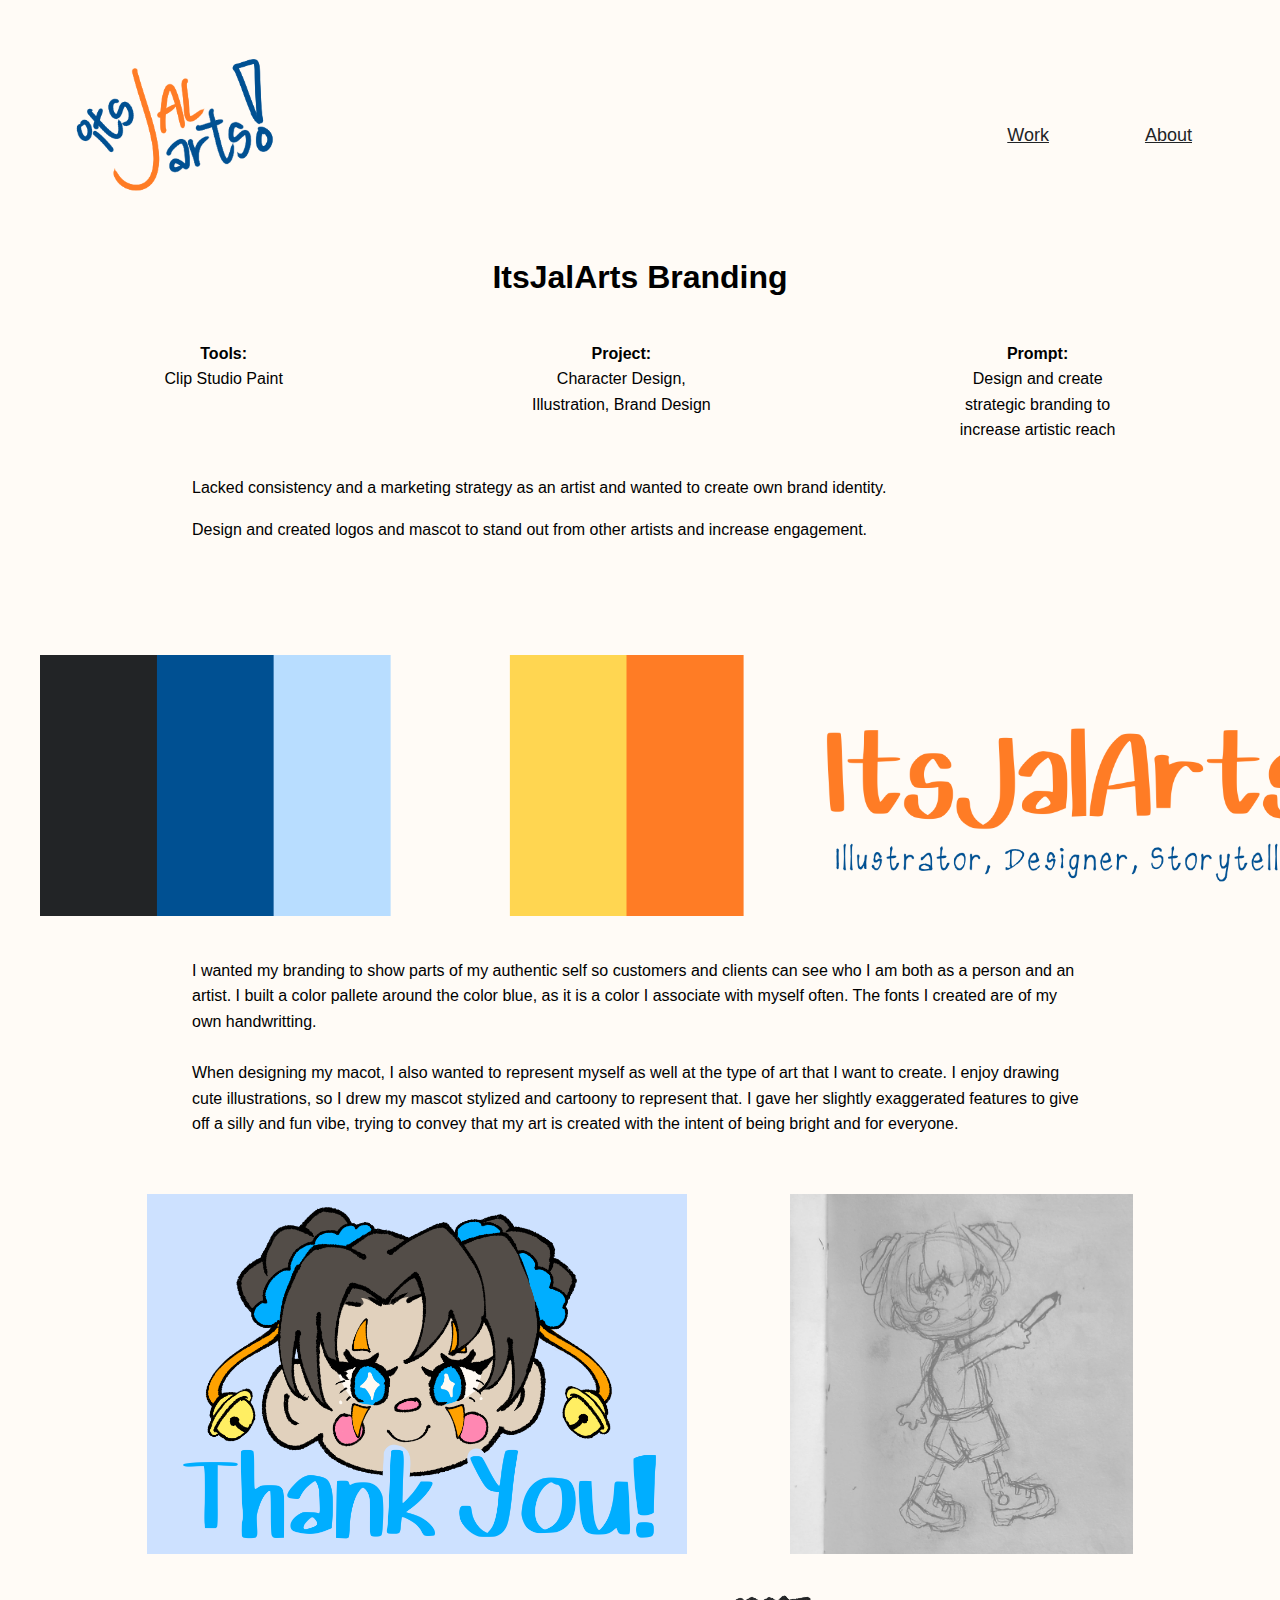
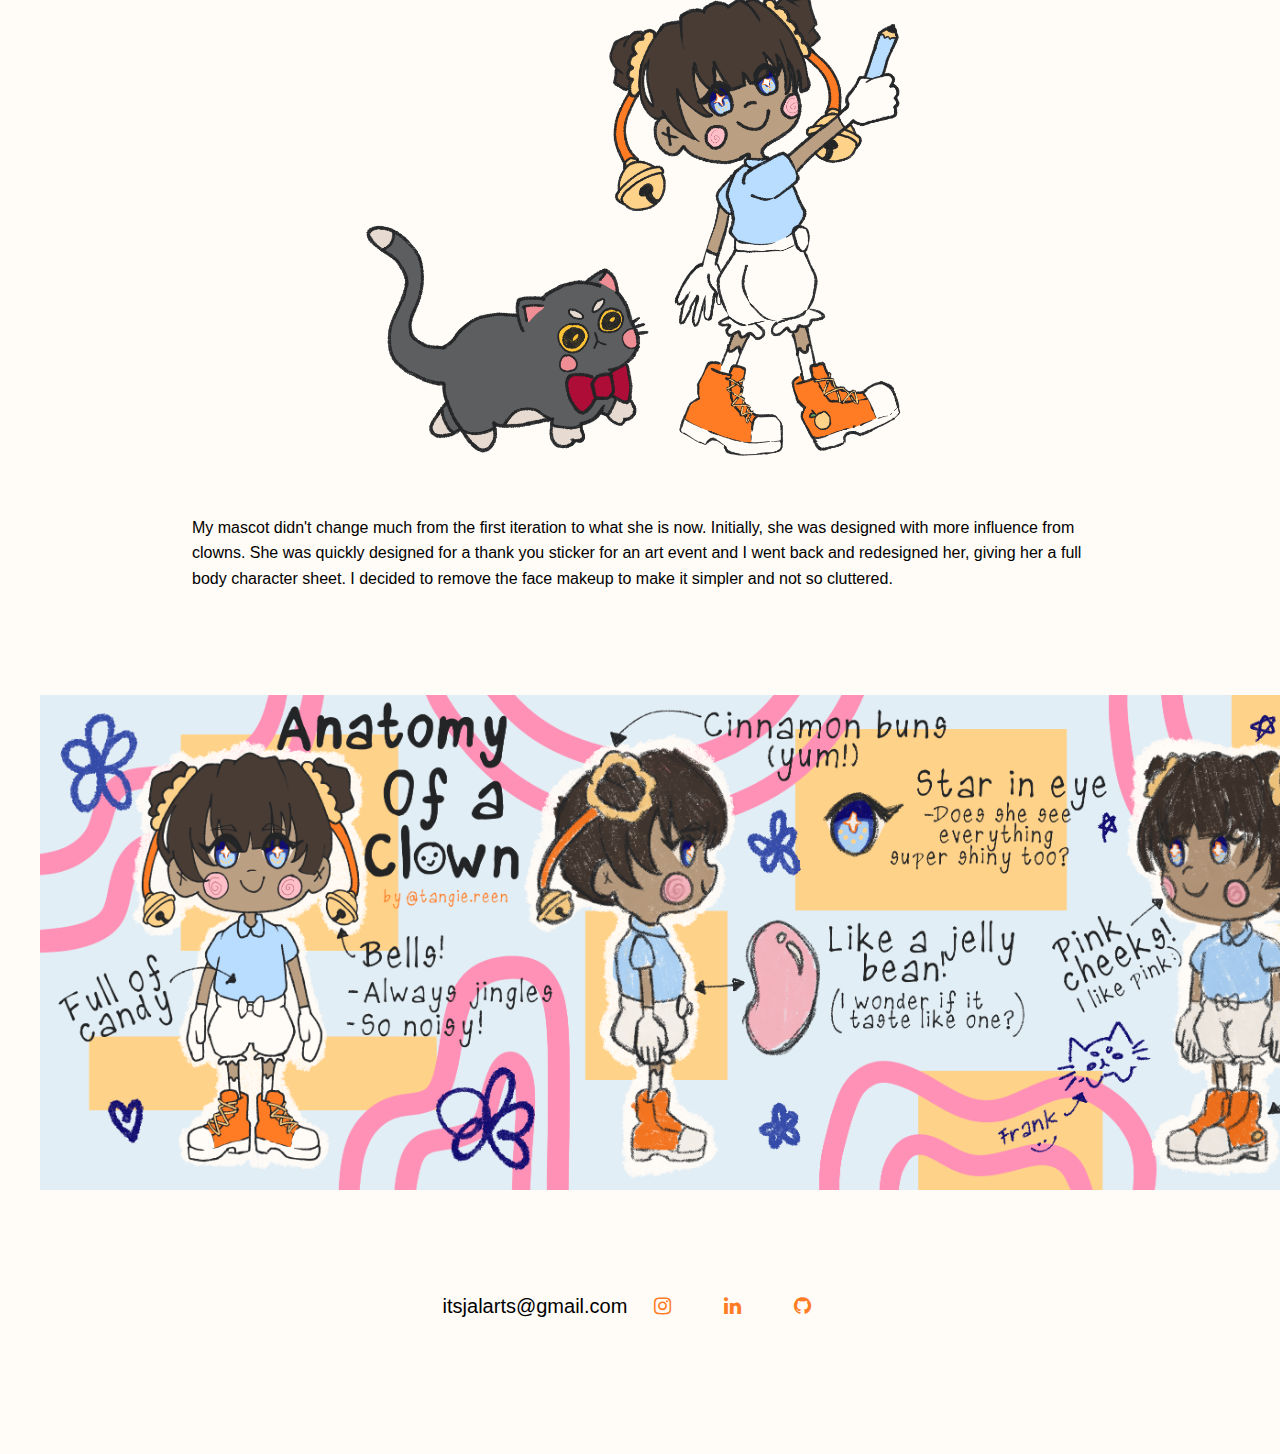
<file: works/clown_anatomy.html>
<!DOCTYPE html>
<html lang="en">

    <head>
        <meta charset="utf-8">
        <meta name="viewport" content="width=device-width, initial-scale=1.0">
        <link rel="stylesheet" href="clown_anatomy.css">
        <link rel="stylesheet" href="https://cdnjs.cloudflare.com/ajax/libs/font-awesome/4.7.0/css/font-awesome.min.css">
        <title>ItsJalArts Branding | ItsJalArts</title>
    </head>

    <body>

        <nav id="navbar" class="center">
            <a href="../index.html"><img src="../about/itsjalarts.png" class="logo" href="../works/works.html"></a>
            <div class="nav_content">
                <a id="work" href="../index.html">Work</a>
                <a id="about" href="../about/about.html">About</a>
            </div>
        </nav>

        <h1>ItsJalArts Branding</h1>
        <div id="project_info">
            <p><strong>Tools:</strong><br> Clip Studio Paint</p>
            <p><strong>Project: </strong><br> Character Design,<br>Illustration, Brand Design</p>
            <p><strong>Prompt:</strong><br> Design and create<br>strategic branding to<br>increase artistic reach</p>
        </div>
            
        <div class="desc center">
            <p> 
                Lacked consistency and a marketing strategy as an artist and wanted to create own brand identity.
             </p>

            <p>
                Design and created logos and mascot to stand out from other artists and increase engagement.
            </p>
        </div>
        
        <img class="center" id="color_font" src="../works/pieces/colors and fonts.png">

        <br>

        <div class="center desc">
            <p>
                I wanted my branding to show parts of my authentic self so customers and clients can see who I am both as a person and an artist.  I built a color pallete around the color blue, as it is a color I associate with myself often.  The fonts I created are of my own handwritting.
                <br><br>
                When designing my macot, I also wanted to represent myself as well at the type of art that I want to create.  I enjoy drawing cute illustrations, so I drew my mascot stylized and cartoony to represent that.  I gave her slightly exaggerated features to give off a silly and fun vibe, trying to convey that my art is created with the intent of being bright and for everyone.  
            </p>
        </div>

        <br><br>

        <div class="gallery">
            <img class="sketch" src="../works/pieces/thank you sticker (1).png">
            <img class="sketch" src="../works/pieces/mascot_sketch.jpg">
            <img id="mascot_frank" src="../works/pieces/mascot and frank.png">
        </div>

        <div class="center desc">
                <p>
                My mascot didn't change much from the first iteration to what she is now.  Initially, she was designed with more influence from clowns.  She was quickly designed for a thank you sticker for an art event and I went back and redesigned her, giving her a full body character sheet.  I decided to remove the face makeup to make it simpler and not so cluttered. 
                </p>
        </div>
        
        
        <img class="center" id="mascot" src="../works/pieces/clown/anatomy_of_a_clown.png">

    </body>

    <footer>
        <p>itsjalarts@gmail.com</p>
        
        <a href="https://www.instagram.com/tangie.reen/" class="fa fa-instagram socials"></a>
        <a href="https://www.linkedin.com/in/jalen-tam-5072041b5/" class="fa fa-linkedin socials"></a>
        <a href="https://github.com/itsjalarts/itsjalarts" class="fa fa-github socials"></a>
        
    </footer>

</html>
</file>
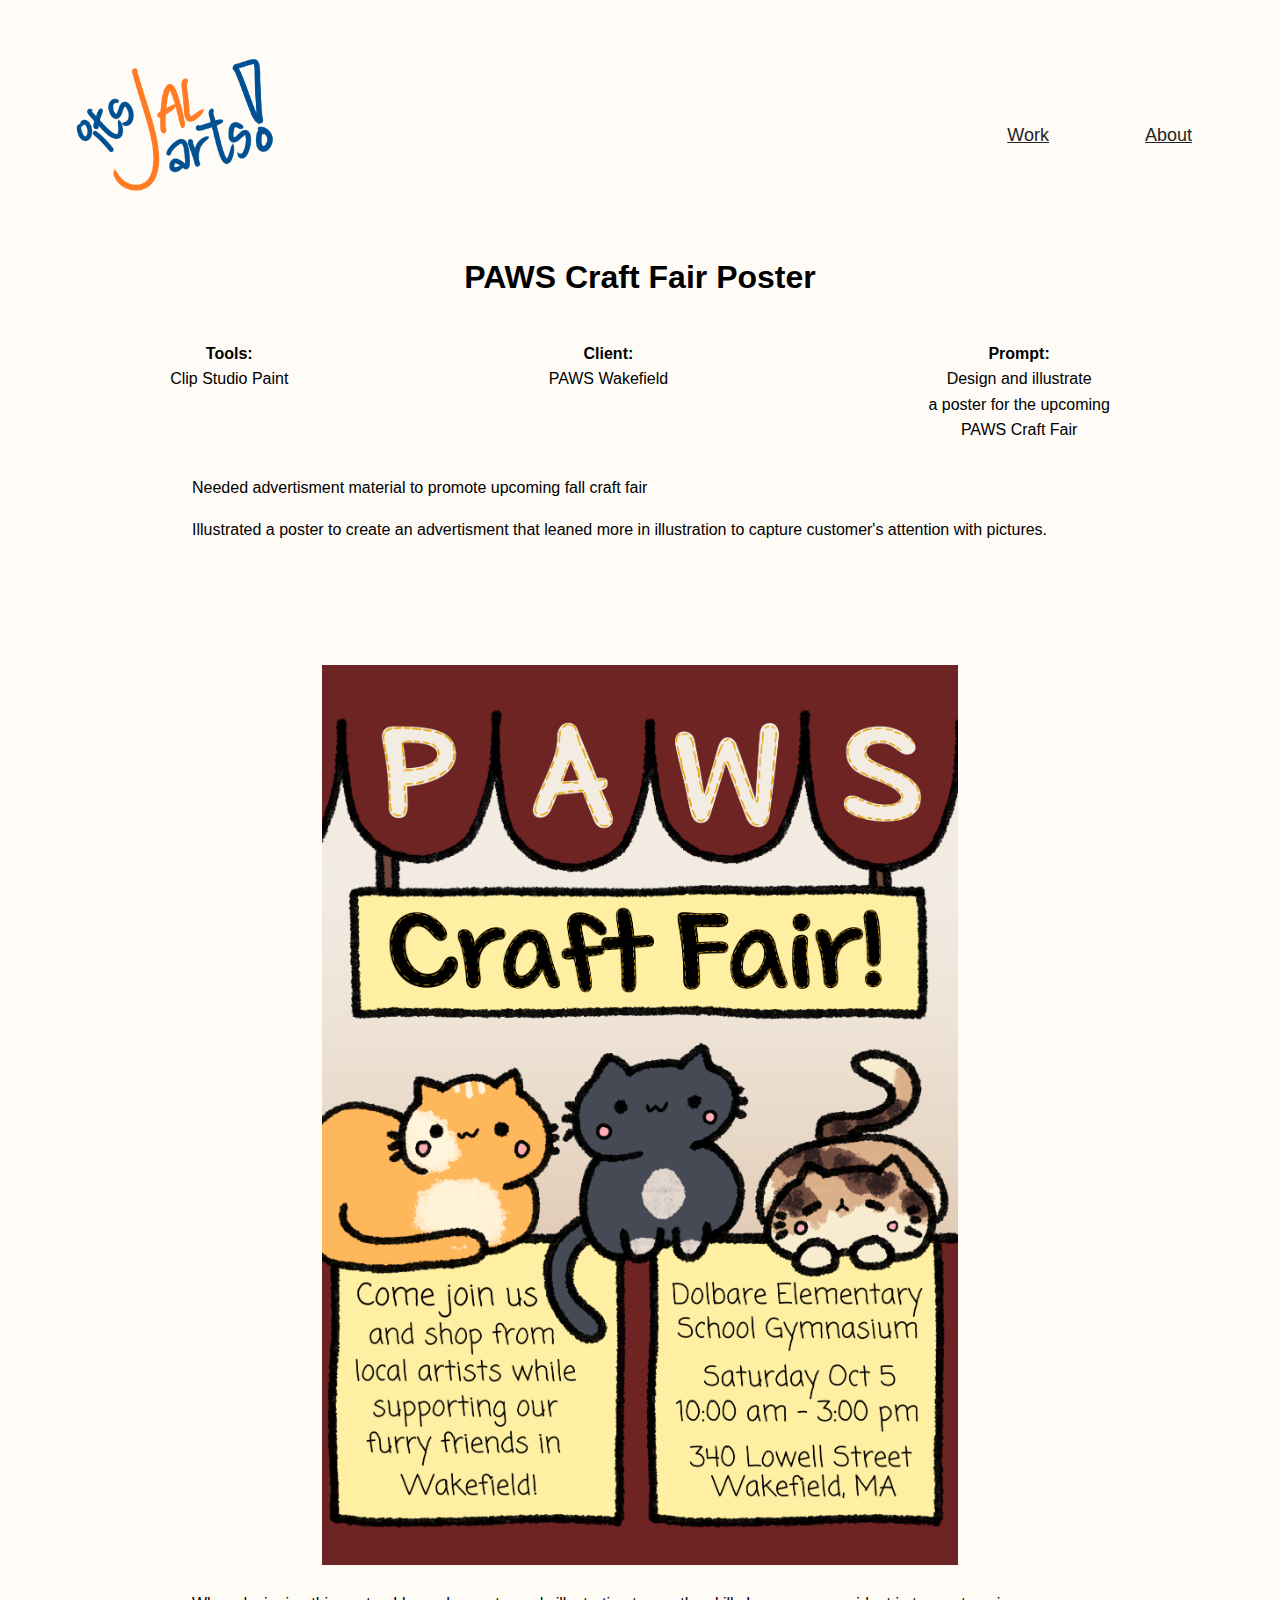
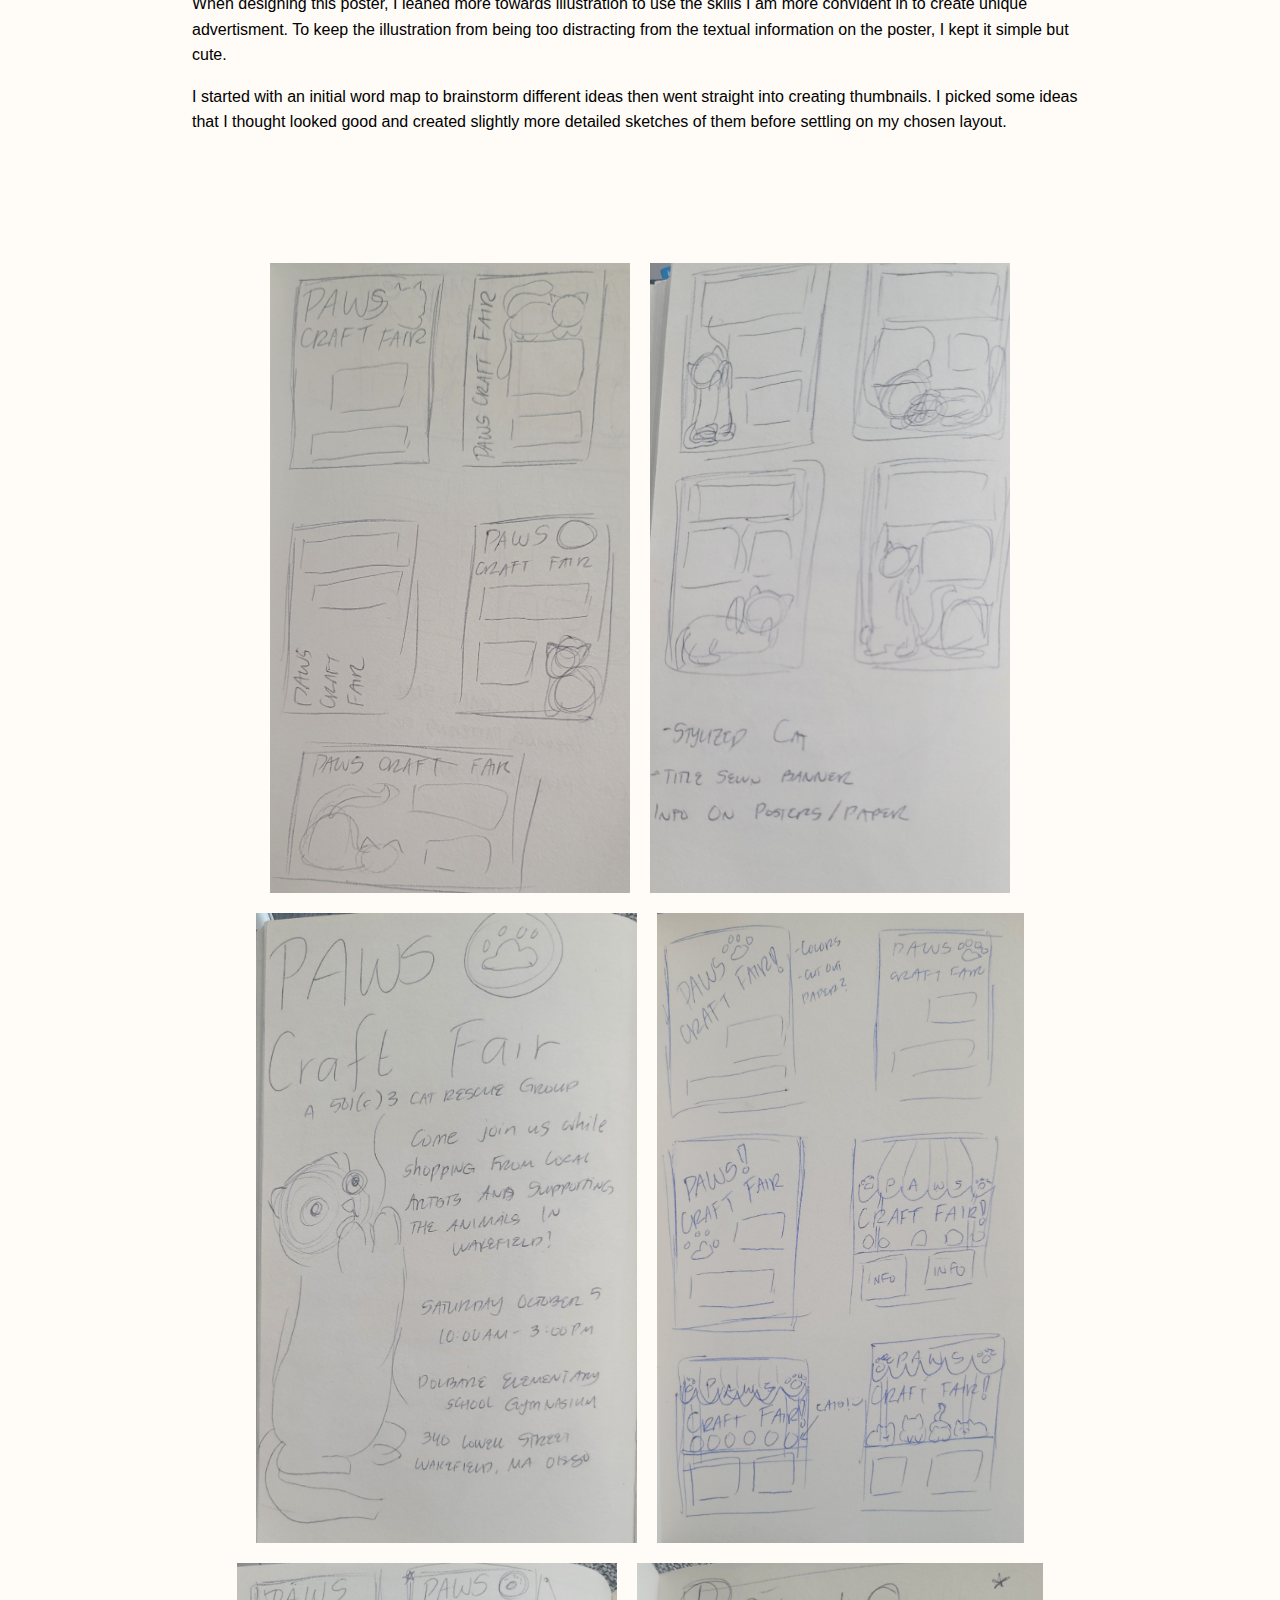
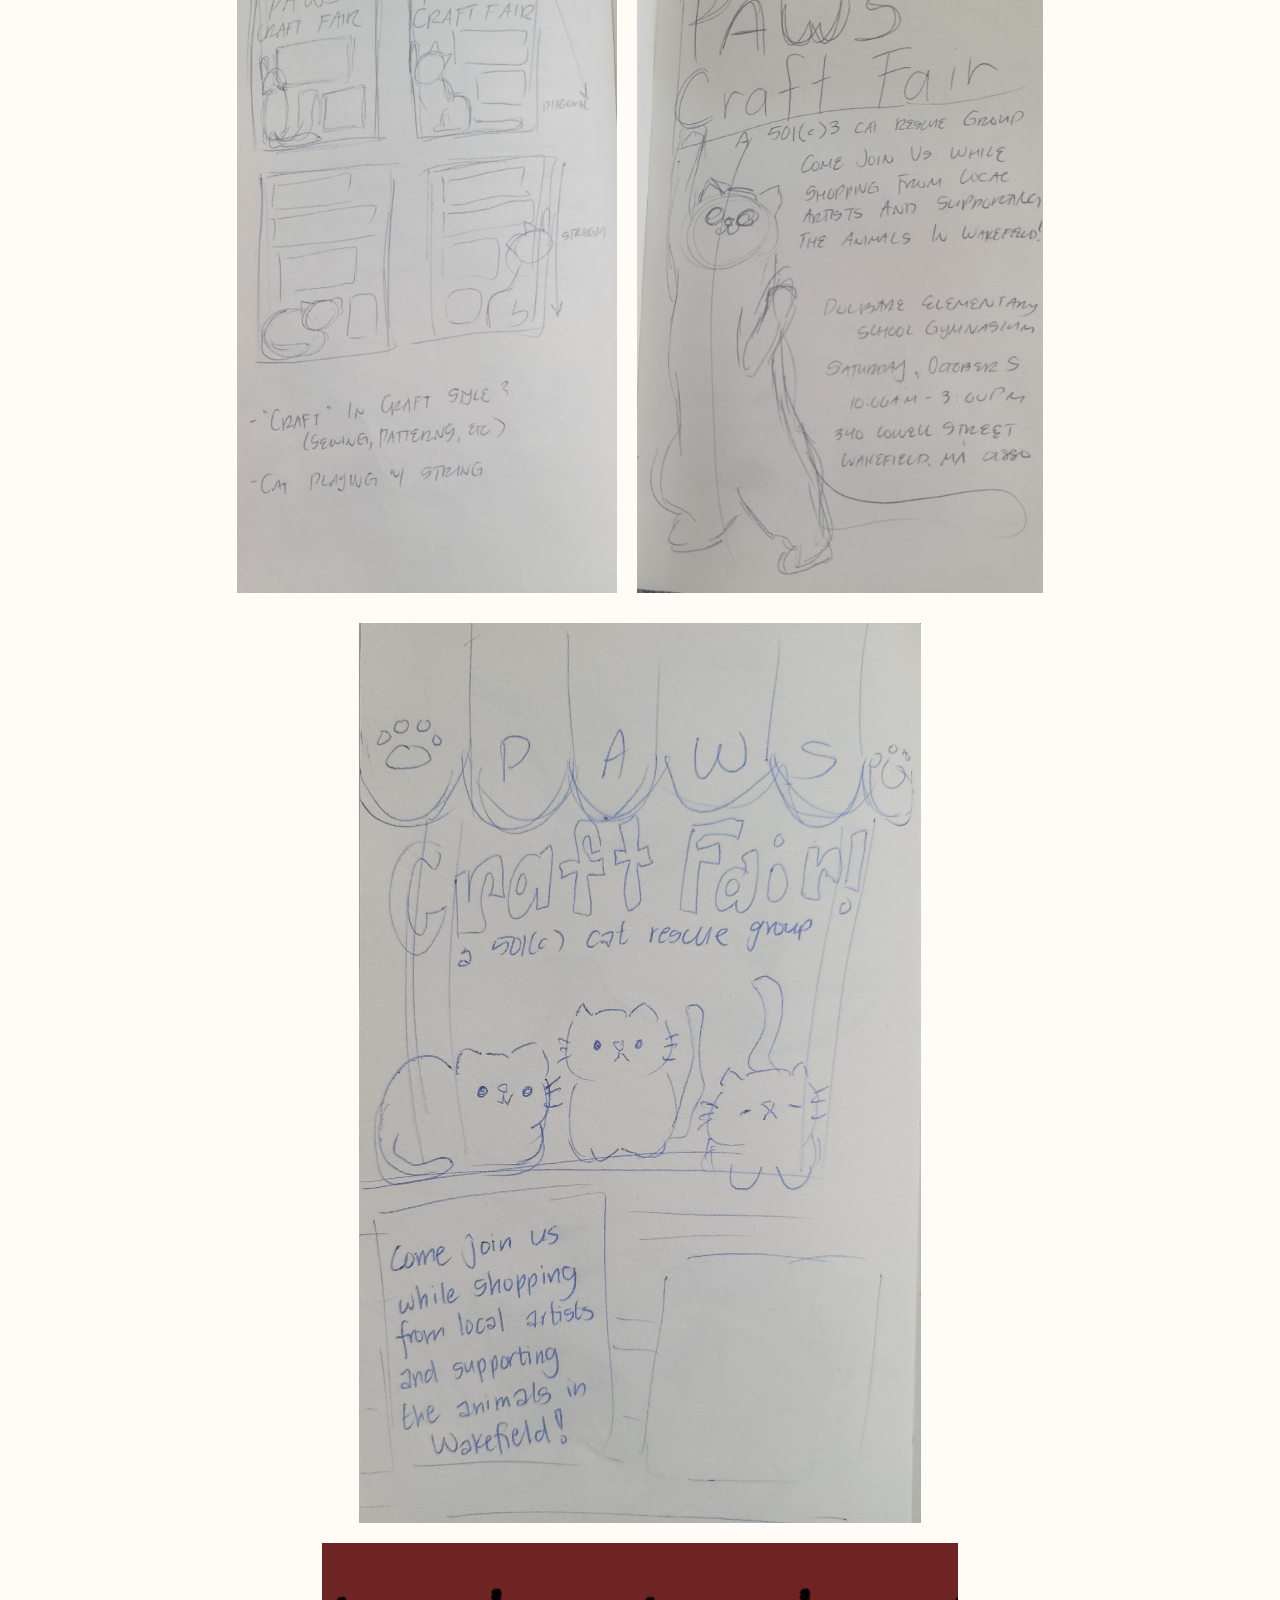
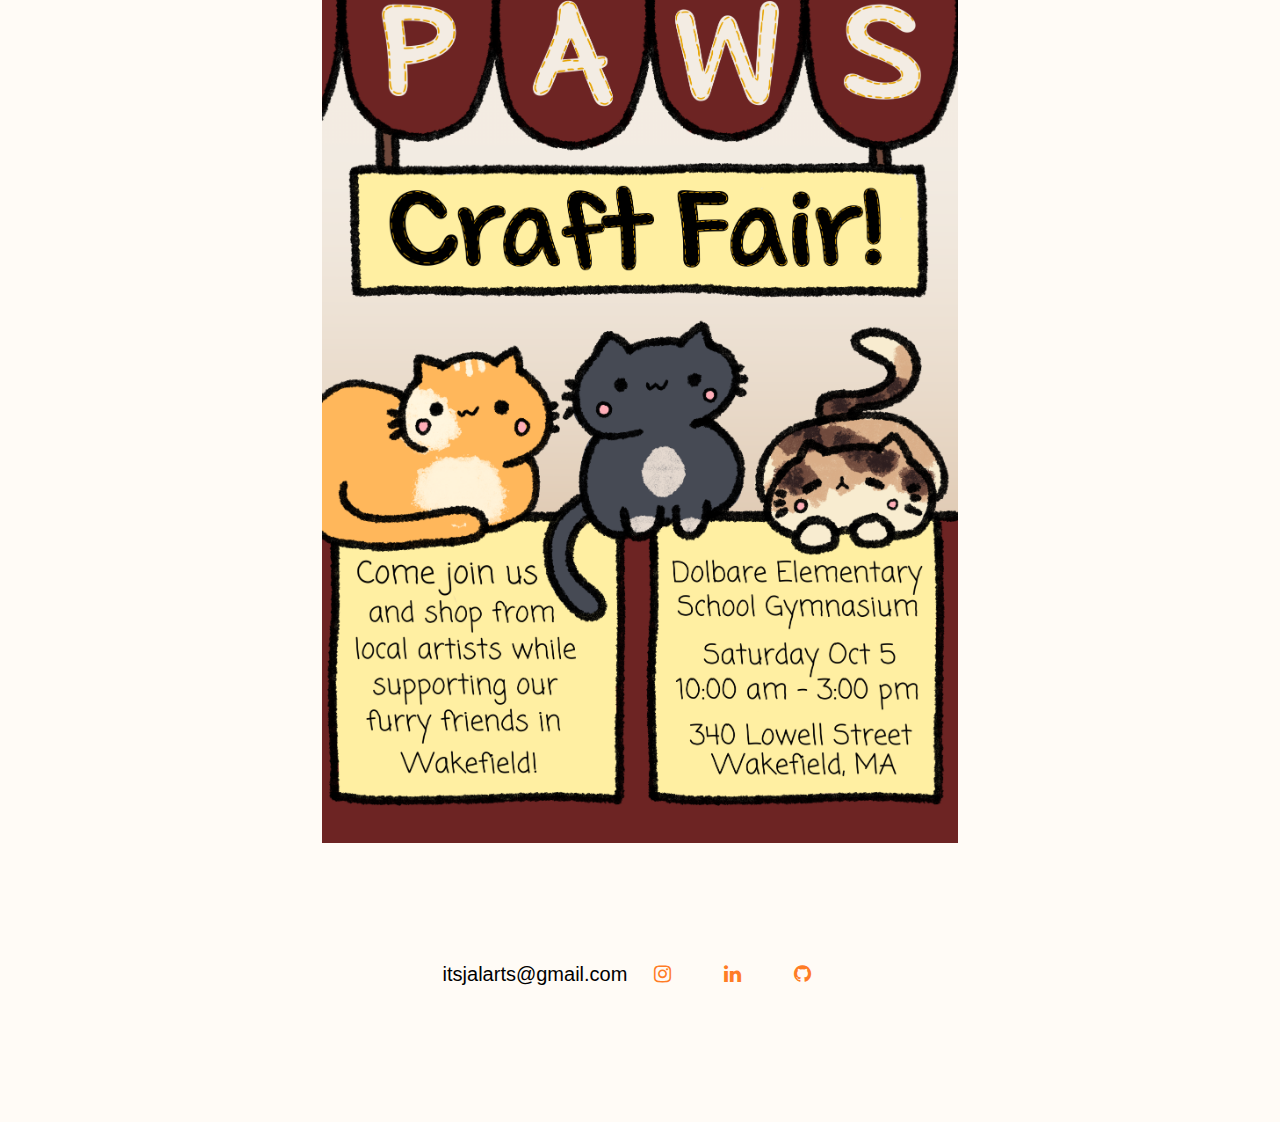
<file: works/paws_poster.html>
<!DOCTYPE html>
<html lang="en">

    <head>
        <meta charset="utf-8">
        <meta name="viewport" content="width=device-width, initial-scale=1.0">
        <link rel="stylesheet" href="paws_poster.css">
        <link rel="stylesheet" href="https://cdnjs.cloudflare.com/ajax/libs/font-awesome/4.7.0/css/font-awesome.min.css">
        <title>tangie.reen | ItsJalArts </title>
    </head>

    <body>

        <nav id="navbar" class="center">
            <a href="../index.html"><img src="../about/itsjalarts.png" class="logo" href="../works/works.html"></a>
            <div class="nav_content">
                <a id="work" href="../index.html">Work</a>
                <a id="about" href="../about/about.html">About</a>
            </div>
        </nav>

        <h1 class="text_center">PAWS Craft Fair Poster</h1>
        <div id="project_info">
            <p><strong>Tools:</strong><br> Clip Studio Paint</p>
            <p><strong>Client:</strong><br> PAWS Wakefield </p>
            <p><strong>Prompt:</strong><br> Design and illustrate<br>a poster for the upcoming<br>PAWS Craft Fair</p>
        </div>
        
        <div class="center desc">
            <p>
                Needed advertisment material to promote upcoming fall craft fair
            </p>

            <p>
                Illustrated a poster to create an advertisment that leaned more in illustration
                to capture customer's attention with pictures.
            </p>
        </div>

        <img class="final center" src="pieces/poster_craftfair.png">

        <div class="center desc">
            <p>
                When designing this poster, I leaned more towards illustration to use the skills I am more convident in to create unique advertisment. To keep the illustration from being too distracting from the textual information on the poster, I kept it simple but cute.
            </p>

            <p>
                I started with an initial word map to brainstorm different ideas then went straight into creating thumbnails.  I picked some ideas that I thought looked good and created slightly more detailed sketches of them before settling on my chosen layout.  
            </p>
        </div>

        <br><br><br>

        <div class="gallery thumbnails">
            <img class="thumbnail" src="../works/pieces/thumbnails1.jpg">
            <img class="thumbnail" src="../works/pieces/thumbnails2.jpg">
            <img class="sketch" src="../works/pieces/sketch1.jpg">
            <img class="thumbnail" src="../works/pieces/thumbnails3.jpg">
            <img class="thumbnail" src="../works/pieces/thumbnails4.jpg">
            <img class="sketch" src="../works/pieces/sketch2.jpg">
        </div>

        <div class="final_gallery">
            <img class="final" src="../works/pieces/sketch3.jpg">
            <img class="final" src="../works/pieces/poster_craftfair.png">
        </div>

    </body>
    
    <footer>
        <p>itsjalarts@gmail.com</p>
        
        <a href="https://www.instagram.com/tangie.reen/" class="fa fa-instagram socials"></a>
        <a href="https://www.linkedin.com/in/jalen-tam-5072041b5/" class="fa fa-linkedin socials"></a>
        <a href="https://github.com/itsjalarts/itsjalarts" class="fa fa-github socials"></a>
    </footer>

</html>
</file>
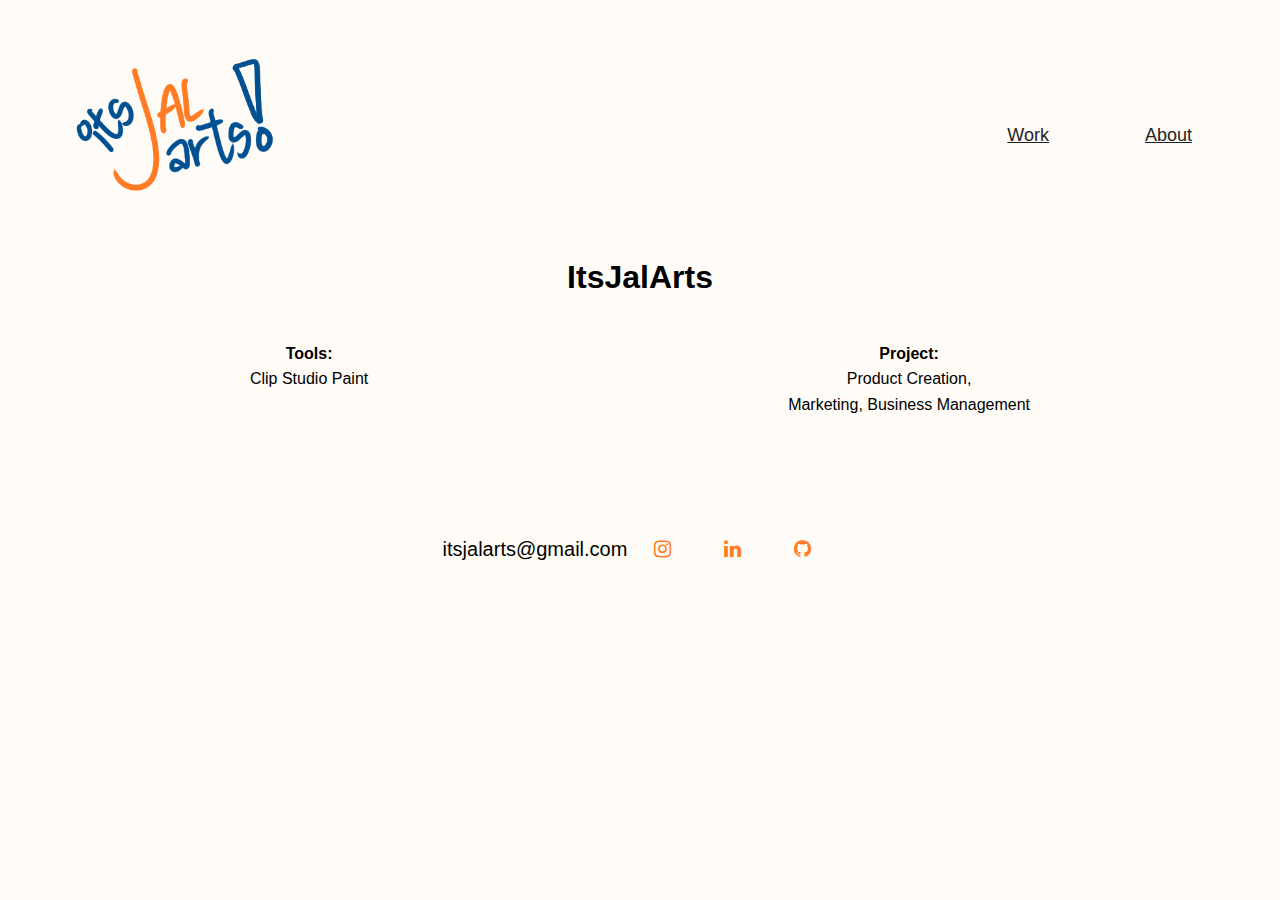
<file: works/tangie_reen.html>
<!DOCTYPE html>
<html lang="en">

    <head>
        <meta charset="utf-8">
        <meta name="viewport" content="width=device-width, initial-scale=1.0">
        <link rel="stylesheet" href="clown_anatomy.css">
        <link rel="stylesheet" href="https://cdnjs.cloudflare.com/ajax/libs/font-awesome/4.7.0/css/font-awesome.min.css">
        <title>ItsJalArts Shop | ItsJalArts </title>
    </head>

    <body>
        <nav id="navbar" class="center">
            <a href="../index.html"><img src="../about/itsjalarts.png" class="logo" href="../works/works.html"></a>
            <div class="nav_content">
                <a id="work" href="../index.html">Work</a>
                <a id="about" href="../about/about.html">About</a>
            </div>
        </nav>

        <h1>ItsJalArts</h1>
        <div id="project_info">
            <p><strong>Tools:</strong><br>Clip Studio Paint</p>
            <p><strong>Project: </strong><br>Product Creation,<br>Marketing, Business Management</p>
        </div>

    </body>
    
    <footer>
        <p>itsjalarts@gmail.com</p>
        
        <a href="https://www.instagram.com/tangie.reen/" class="fa fa-instagram socials"></a>
        <a href="https://www.linkedin.com/in/jalen-tam-5072041b5/" class="fa fa-linkedin socials"></a>
        <a href="https://github.com/itsjalarts/itsjalarts" class="fa fa-github socials"></a>
    </footer>

</html>
</file>
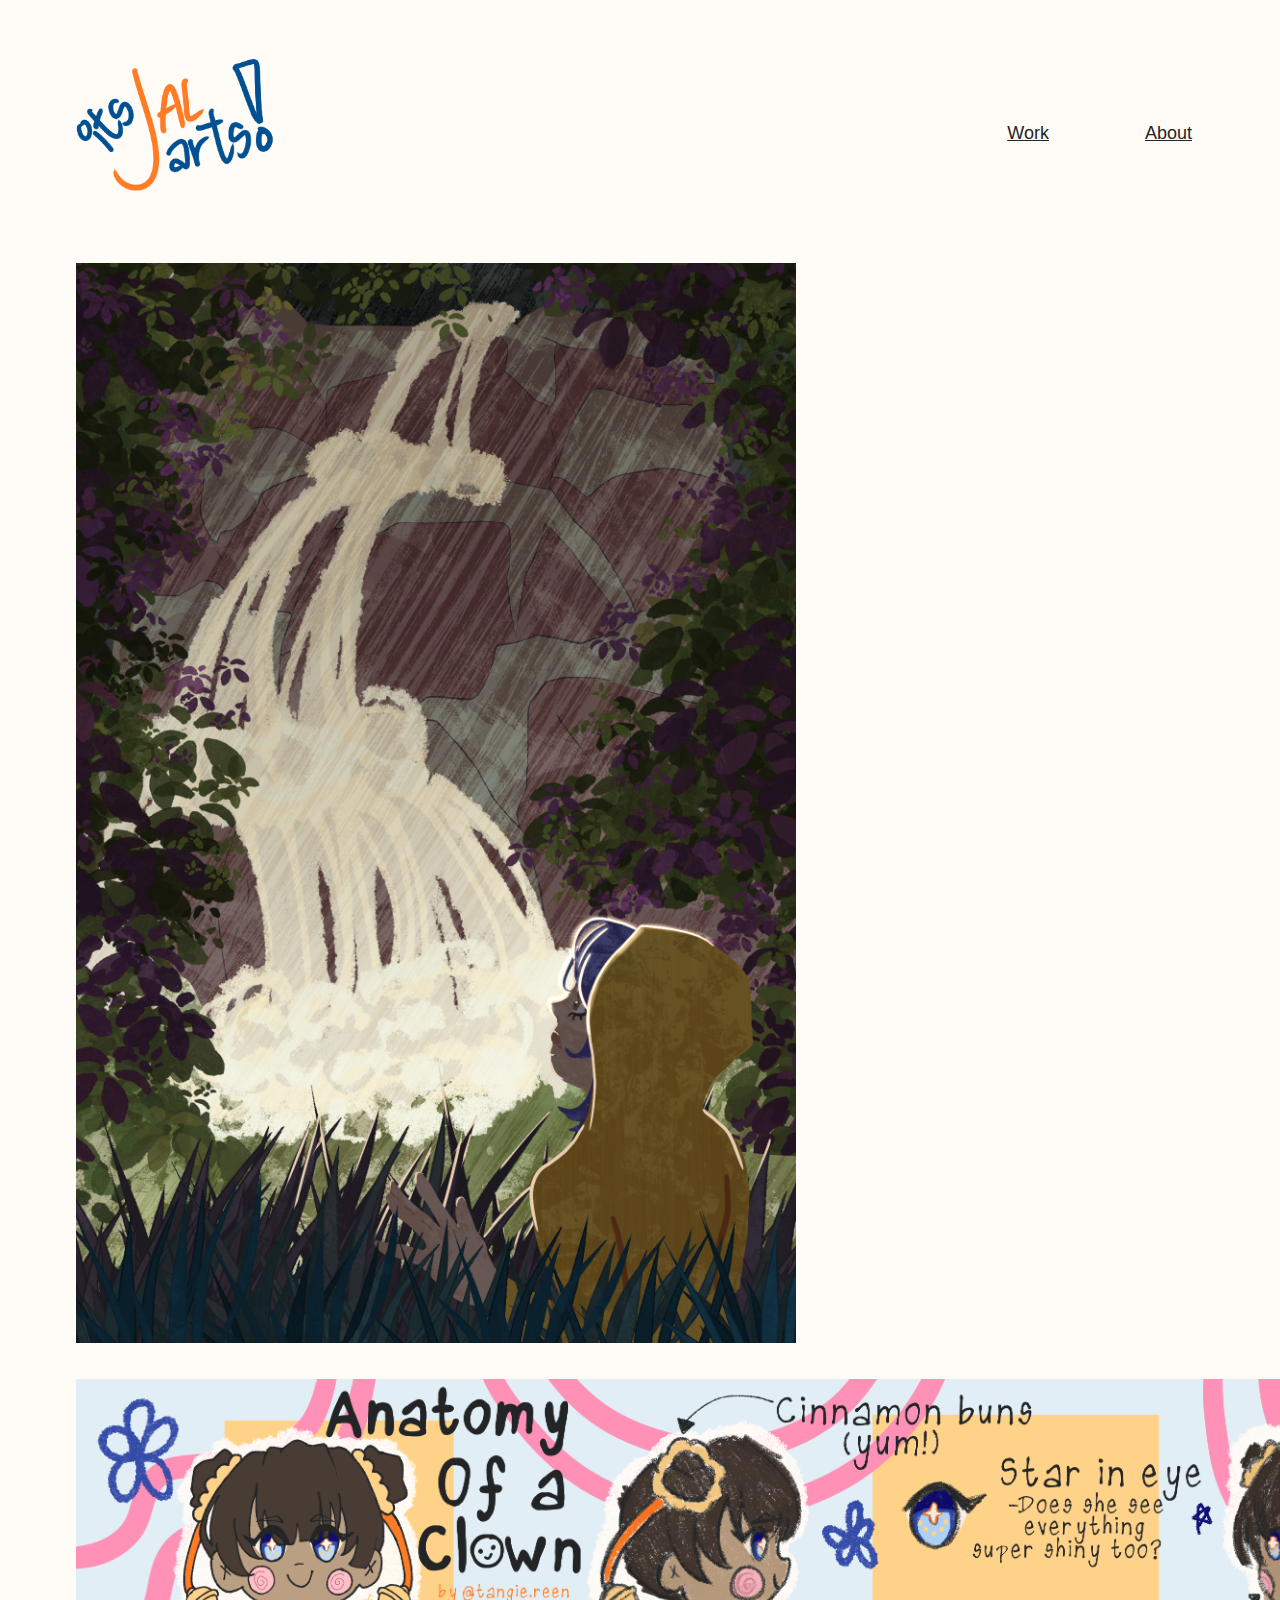
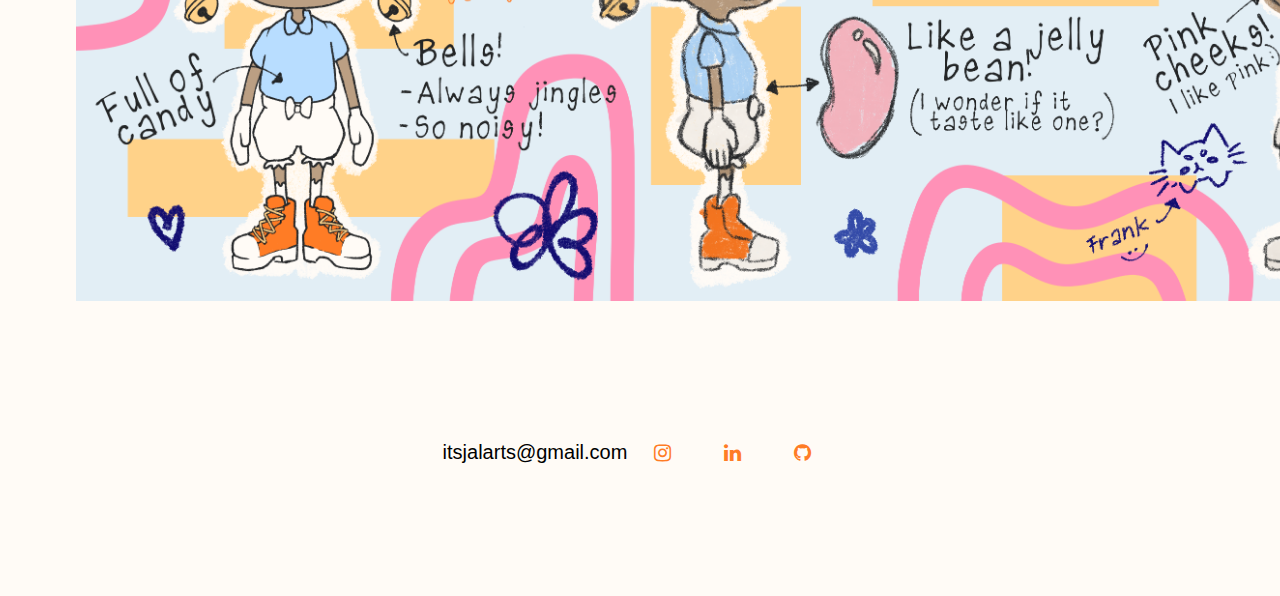
<file: works/works.html>
<!DOCTYPE html>
<html lang="en">

<head>

<meta charset="utf-8">
<meta name="viewport" content="width=device-width, initial-scale=1.0">
<link rel="stylesheet" href="works.css">
<link rel="stylesheet" href="https://cdnjs.cloudflare.com/ajax/libs/font-awesome/4.7.0/css/font-awesome.min.css">
<title>ItsJalArts :)</title>

</head>

<body>

    <nav id="navbar">
        <a href="../works/works.html"><img src="../about/itsjalarts.png" class="logo" href="../works/works.html"></a>
        <div class="nav_content">
            <a id="work" href="../works/works.html">Work</a>
            <a id="about" href="../about/about.html">About</a>
        </div>
    </nav>

    <div id="gallery">
        <a href="../works/rainy_day.html"><img id="rainy_day" src="../works/pieces/rainy day/JalenTam_RainyDay revision (2).jpg"></a>
        <a href="../works/clown_anatomy.html"><img id="clown_anatomy" src="../works/pieces/clown/anatomy_of_a_clown.png"></a>
    </div>

</body>

<footer>
    <p>itsjalarts@gmail.com</p>
    
    <a href="https://www.instagram.com/tangie.reen/" class="fa fa-instagram socials"></a>
    <a href="https://www.linkedin.com/in/jalen-tam-5072041b5/" class="fa fa-linkedin socials"></a>
    <a href="https://github.com/itsjalarts/itsjalarts" class="fa fa-github socials"></a>
    
</footer>

</html>
</file>
<file: works/clown_anatomy.css>
:root {
    --baby_powder: #fffbf6;
    --pumpkin: #ff7c25;
    --mustard: #ffd651;
    --uranian_blue: #b8ddff;
    --polynesian_blue: #005092;
    --eerie_black: #222426;
}

html {
    background-color: var(--baby_powder);
    font-family: 'Lucida Sans', sans-serif;
    padding: 2rem;
    line-height: 1.6;
}

#navbar {
    display: flex;
    align-items: center;
}

.logo {
    height: 17vh;
    padding: 15px;
}

.nav_content {
    width: 100vw;
    display: flex;
    justify-content: flex-end;
}

.nav_content a {
    margin-left: 3rem;
    margin-right: 3rem;
    font-size: 18px;
    color: var(--eerie_black);
}

.center {
    display: block;
    margin-left: auto;
    margin-right: auto;
}

.text_center {
    text-align: center;
}

h1{
    text-align: center;
}

#project_info {
    display: flex;
    text-align: center;
    justify-content: space-around;
}

#mascot {
    height: 55vh;
    
}

#mascot_frank {
    height: 60vh;
}

.sketch {
    height: 40vh;
}

#color_font {
    height: 29vh;
}

.desc {
    height: 20vh;
    width: 70vw;
}

.mini {
    height: 40vh;
    width: 30vw;
}

.gallery {
    display: flex;
    flex-wrap: wrap;
    justify-content: space-evenly;
    align-items: center;
    padding: 5px;
}

footer {
    margin-top: 5rem;
    margin-bottom: 5rem;
    font-size: 20px;
    display: flex;
    align-items: center;
    justify-content: center;
}

.email {
    display: flex;
    justify-content: start;
}

.socials {
    display: flex;
    justify-content: flex-end;
}

.fa {
    padding: 20px;
    font-size: 30px;
    width: 30px;
    text-align: center;
    text-decoration: none;
    border-radius: 50%;
    color: var(--pumpkin);
}
  
.fa:hover {
    opacity: 0.7;
}

.fa:visited {
    color: var(--pumpkin);
}

@media screen and (max-width: 1080px) {
    #gallery a {
        width: 1000px;
    }
}
</file>
<file: works/paws_poster.css>
:root {
    --baby_powder: #fffbf6;
    --pumpkin: #ff7c25;
    --mustard: #ffd651;
    --uranian_blue: #b8ddff;
    --polynesian_blue: #005092;
    --eerie_black: #222426;
}

html {
    background-color: var(--baby_powder);
    font-family: 'Lucida Sans', sans-serif;
    padding: 2rem;
    line-height: 1.6;
}

#navbar {
    display: flex;
    align-items: center;
}

.logo {
    height: 17vh;
    padding: 15px;
}

.nav_content {
    width: 100vw;
    display: flex;
    justify-content: flex-end;
}

.nav_content a {
    margin-left: 3rem;
    margin-right: 3rem;
    font-size: 18px;
    color: var(--eerie_black);
}

.center {
    display: block;
    margin-left: auto;
    margin-right: auto;
}

.text_center {
    text-align: center;
}

.desc {
    height: 20vh;
    width: 70vw;
}

#project_info {
    display: flex;
    text-align: center;
    justify-content: space-around;
}

.sketch {
    height: 70vh;
    margin: 10px;
}

.thumbnail {
    height: 70vh;
    margin: 10px;
}

.gallery {
    width: 70vw;
    display: flex;
    flex-wrap: wrap;
    justify-content: center;
    align-items: center;
    padding: 5px;
    margin-left: auto;
    margin-right: auto;
}


.final {
    height: 100vh;
    padding: 10px;
}

.final_gallery {
    display: flex;
    flex-wrap: wrap;
    justify-content: center;
    align-items: center;
    padding: 5px;
    margin-left: auto;
    margin-right: auto;
}

footer {
    margin-top: 5rem;
    margin-bottom: 5rem;
    font-size: 20px;
    display: flex;
    align-items: center;
    justify-content: center;
}

.email {
    display: flex;
    justify-content: start;
}

.socials {
    display: flex;
    justify-content: flex-end;
}

.fa {
    padding: 20px;
    font-size: 30px;
    width: 30px;
    text-align: center;
    text-decoration: none;
    border-radius: 50%;
    color: var(--pumpkin);
}
  
.fa:hover {
    opacity: 0.7;
}

.fa:visited {
    color: var(--pumpkin);
}
</file>
<file: works/works.css>
:root {
    --baby_powder: #fffbf6;
    --pumpkin: #ff7c25;
    --mustard: #ffd651;
    --uranian_blue: #b8ddff;
    --polynesian_blue: #005092;
    --eerie_black: #222426;
}

html {
    background-color: var(--baby_powder);
    font-family: 'Lucida Sans', sans-serif;
    padding: 2rem;
}

#navbar {
    display: flex;
    align-items: center;
}

.logo {
    height: 17vh;
    padding: 15px;
}

.nav_content {
    width: 100vw;
    display: flex;
    justify-content: flex-end;
}

.nav_content a {
    margin-left: 3rem;
    margin-right: 3rem;
    font-size: 18px;
    color: var(--eerie_black);
}

#gallery {
    display: flex;
    flex-wrap: wrap;
    justify-content: space-evenly center;
    padding: 20px;
}

#gallery a {
    margin: 1rem;
}

#rainy_day {
    height: 120vh;
}

#clown_anatomy {
    height: 58vh;
}

footer {
    margin-top: 5rem;
    margin-bottom: 5rem;
    font-size: 20px;
    display: flex;
    align-items: center;
    justify-content: center;
}

.email {
    display: flex;
    justify-content: start;
}

.socials {
    display: flex;
    justify-content: flex-end;
}

.fa {
    padding: 20px;
    font-size: 30px;
    width: 30px;
    text-align: center;
    text-decoration: none;
    border-radius: 50%;
    color: var(--pumpkin);
}
  
.fa:hover {
    opacity: 0.7;
}

.fa:visited {
    color: var(--pumpkin);
}
</file>
